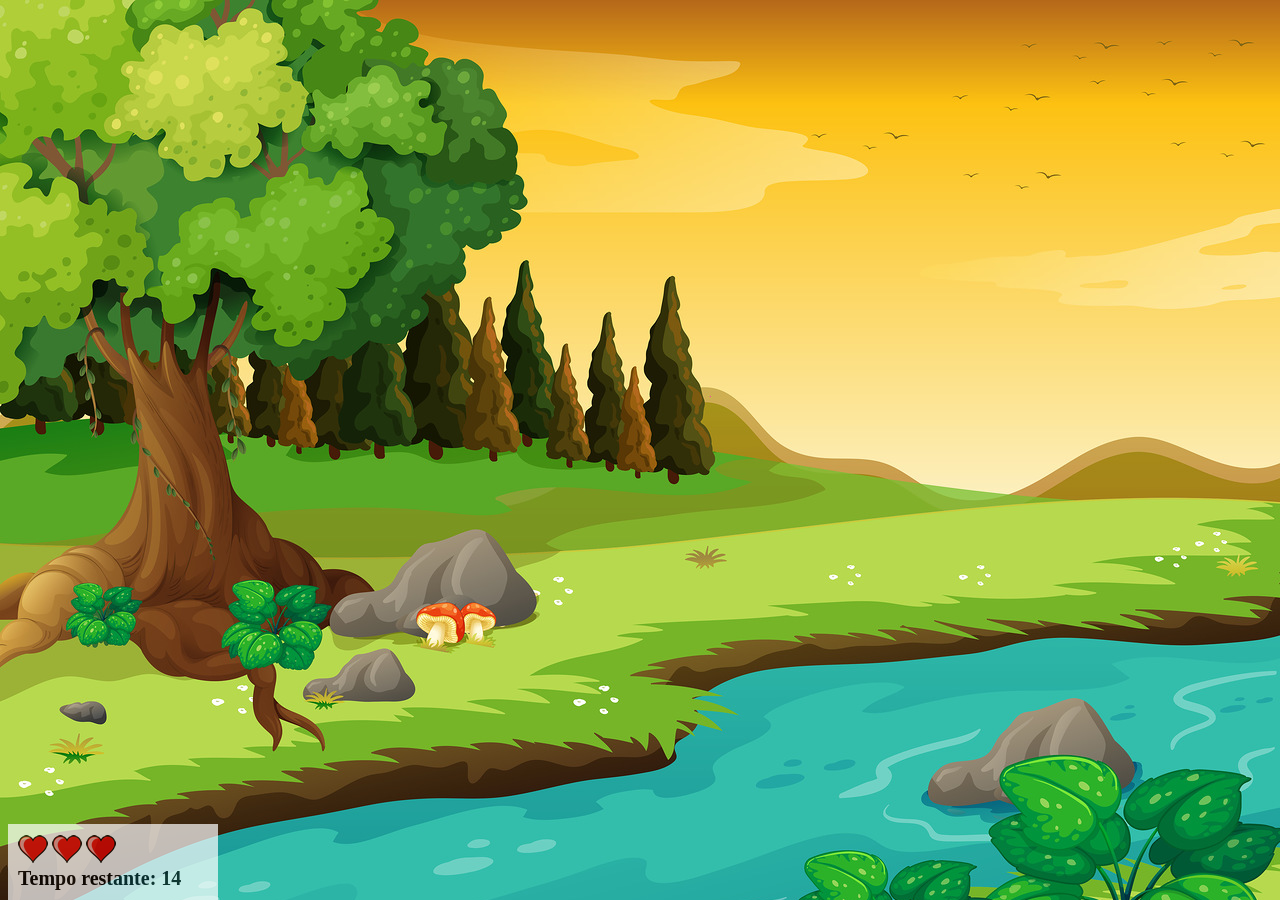
<file: app.html>
<!DOCTYPE html>
<html lang="pt-br">
<head>
    <meta charset="UTF-8">
    <meta name="viewport" content="width=device-width, initial-scale=1.0">
    <title>Mata Moscas</title>

    <link rel="stylesheet" href="style.css">    
    <script src="jogo.js"></script>

</head>

<body onresize="ajustaPalcoJogo()"> <!-- Ao dimecionar a tela, chama a função, passando os paramtros de altura e largura.-->

    <div class="painel">
        <div class="vidas">
            <img id="v1" src="imagens/coracao_cheio.png" alt="coracao_cheio">
            <img id="v2"src="imagens/coracao_cheio.png" alt="coracao_cheio">
            <img id="v3"src="imagens/coracao_cheio.png" alt="coracao_cheio">
        </div>

        <div class="cronometro">Tempo restante: <span id="cronometro"></span></div>
    </div>

    <script>
        document.getElementById('cronometro').innerHTML = tempo;

       let criaMosca = setInterval(function(){
            posicaoRandomica()
        }, criaMoscaTempo)

    </script>

</body>
</html>
</file>
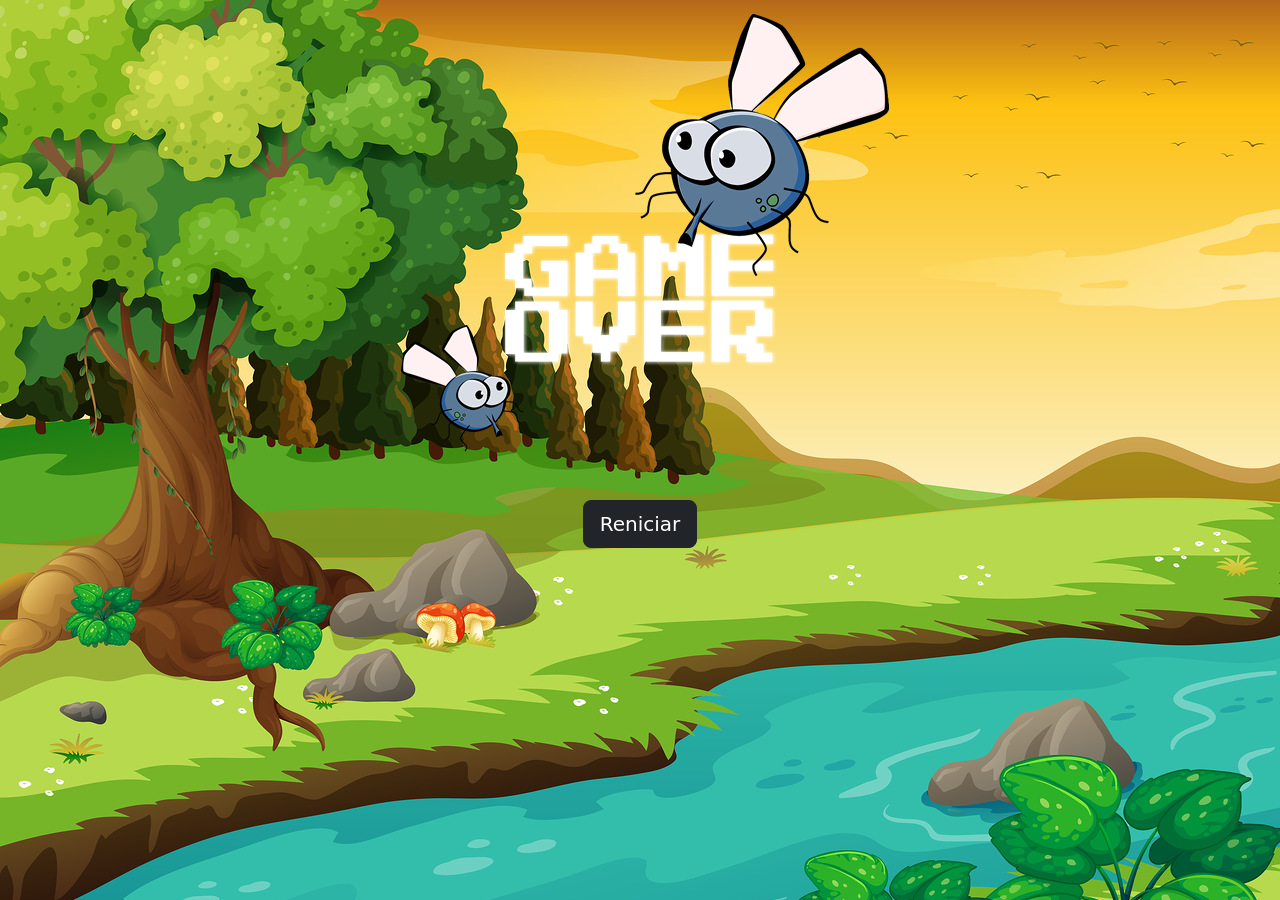
<file: fim_de_jogo.html>
<!DOCTYPE html>
<html lang="pt-br">
<head>
    <meta charset="UTF-8">
    <meta name="viewport" content="width=device-width, initial-scale=1.0">
    <title>Fim de Jogo</title>

    <link href="https://cdn.jsdelivr.net/npm/bootstrap@5.3.8/dist/css/bootstrap.min.css" rel="stylesheet" integrity="sha384-sRIl4kxILFvY47J16cr9ZwB07vP4J8+LH7qKQnuqkuIAvNWLzeN8tE5YBujZqJLB" crossorigin="anonymous"> 
    
    <link rel="stylesheet" href="style.css">

</head>
<body>

    <div class="container">
        <div class="row">
            <div class="rol">
                <div class="d-flex justify-content-center">
                    <img src="imagens/game_over.png" alt="game_over">
                </div>
            </div>
        </div>

          <div class="row">
            <div class="rol">
                <div class="d-flex justify-content-center">
                   <button type="button" class="btn btn-dark btn-lg" onclick="window.location.href  = 'pagina_inicial.html'">Reniciar</button>
                </div>
            </div>
        </div>
    </div>
    
</body>
</html>
</file>
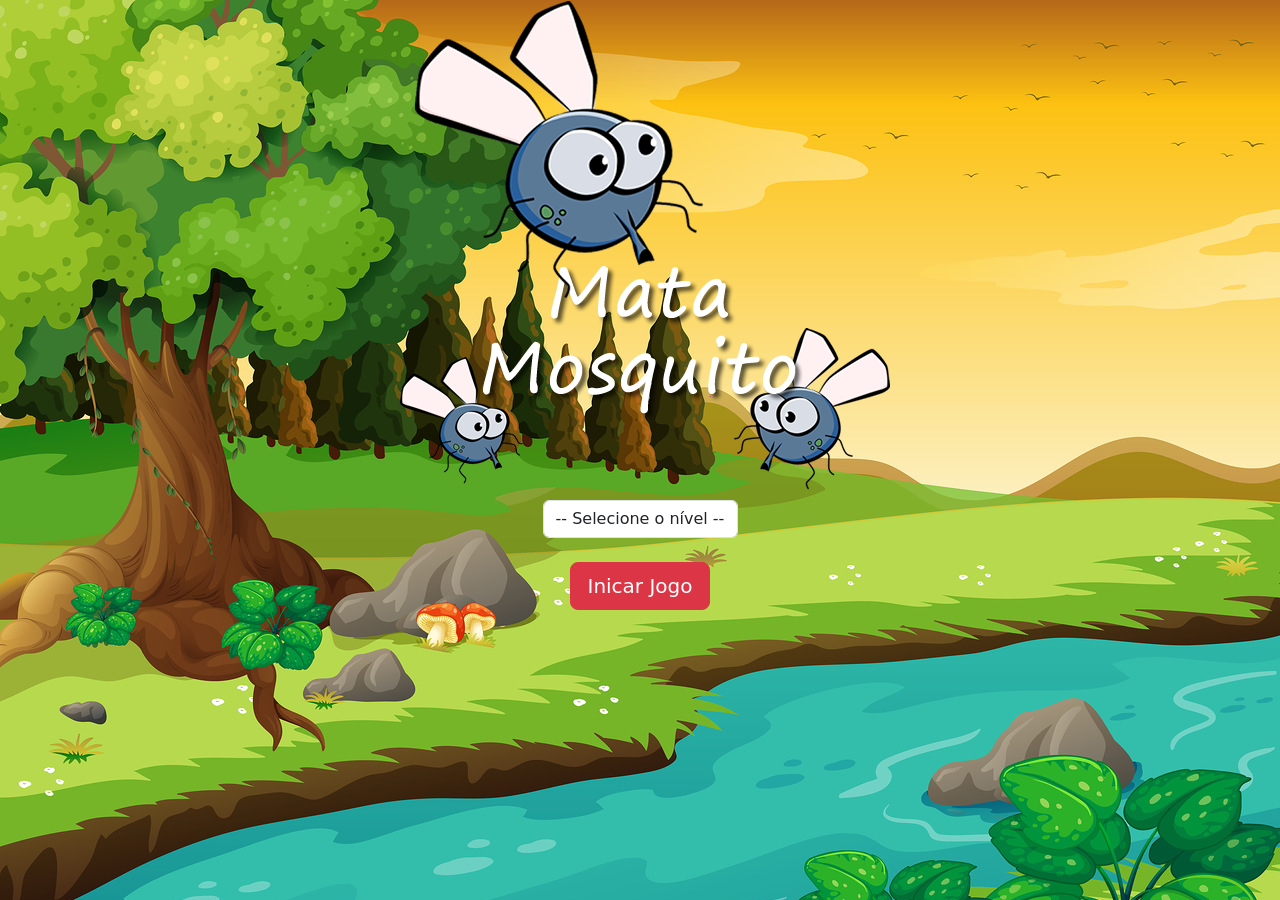
<file: pagina_inicial.html>
<!DOCTYPE html>
<html lang="pt-br">
<head>
    <meta charset="UTF-8">
    <meta name="viewport" content="width=device-width, initial-scale=1.0">
    <title>Fim de Jogo</title>

    <link href="https://cdn.jsdelivr.net/npm/bootstrap@5.3.8/dist/css/bootstrap.min.css" rel="stylesheet" integrity="sha384-sRIl4kxILFvY47J16cr9ZwB07vP4J8+LH7qKQnuqkuIAvNWLzeN8tE5YBujZqJLB" crossorigin="anonymous">
    
    <link rel="stylesheet" href="style.css">

    <script>

        function iniciarJogo(){

            let nivel = document.getElementById('nivel').value;
            
            if(nivel === ''){
                alert('selecione um nivel')
                
                return false;
            }

            window.location.href = 'app.html?' + nivel;
            
        }

    </script>

</head>
<body>

    <div class="container">
        <div class="row">
            <div class="rol">
                <div class="d-flex justify-content-center">
                    <img src="imagens/game.png" alt="game_over">
                </div>
            </div>
        </div>

        <div class="row">
            <div class="rol">
                <div class="d-flex justify-content-center">
                    <div class="mb-4">
                        <select class="form-control" id="nivel">
                            <option value="">-- Selecione o nível --</option>
                            <option value="normal">Normal</option>
                            <option value="dificil">Difícil</option>
                            <option value="master">Master Mosca</option>
                        </select>
                    </div>

                    </div>
                </div>
            </div>

          <div class="row">
            <div class="rol">
                <div class="d-flex justify-content-center">
                   <button type="button" class="btn btn-danger btn-lg" onclick="iniciarJogo()">Inicar Jogo</button>
                </div>
            </div>
        </div>
    </div>
    
</body>
</html>
</file>
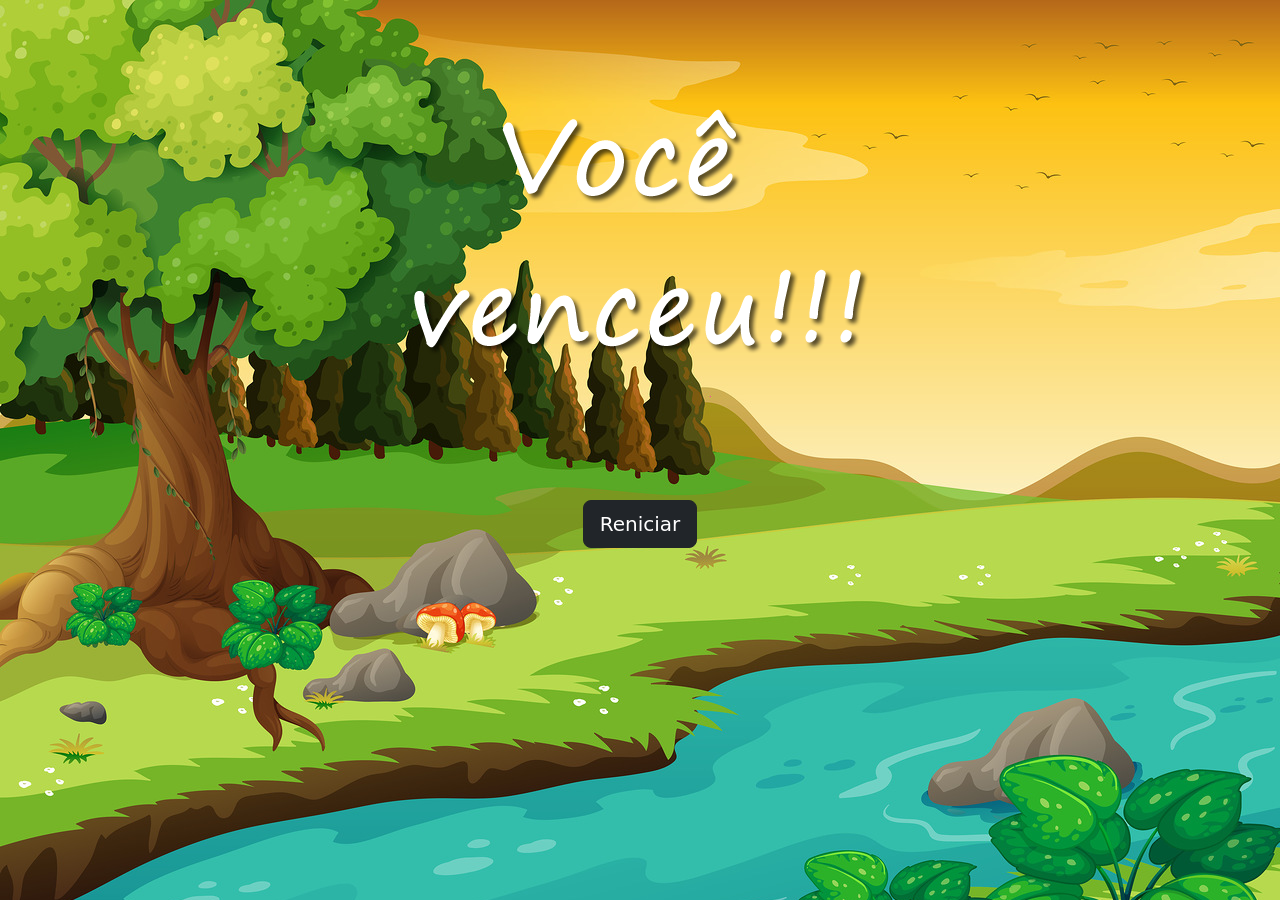
<file: vitoria.html>
<!DOCTYPE html>
<html lang="pt-br">
<head>
    <meta charset="UTF-8">
    <meta name="viewport" content="width=device-width, initial-scale=1.0">
    <title>Fim de Jogo</title>

    <link href="https://cdn.jsdelivr.net/npm/bootstrap@5.3.8/dist/css/bootstrap.min.css" rel="stylesheet" integrity="sha384-sRIl4kxILFvY47J16cr9ZwB07vP4J8+LH7qKQnuqkuIAvNWLzeN8tE5YBujZqJLB" crossorigin="anonymous">
    
    <link rel="stylesheet" href="style.css">

</head>
<body>

    <div class="container">
        <div class="row">
            <div class="rol">
                <div class="d-flex justify-content-center">
                    <img src="imagens/vitoria.png" alt="vitoria">
                </div>
            </div>
        </div>

          <div class="row">
            <div class="rol">
                <div class="d-flex justify-content-center">
                   <button type="button" class="btn btn-dark btn-lg" onclick="window.location.href  = 'pagina_inicial.html'">Reniciar</button>
                </div>
            </div>
        </div>
    </div>
    
</body>
</html>
</file>
<file: style.css>
/*Transforma o cursor em forma de imagem*/
html{
    cursor: url(imagens/mata_mosca.png) 30 30, auto;
}
/*Transforma o background da pagina*/
body{
    background-image: url(imagens/bg.jpg);
    background-repeat: no-repeat;
    background-size: 100%;
}
/*Diferença de tamanho das moscas, 3 tipos diferentes.*/
.mosca1{
    width: 50px;
    height: 50px;
}

.mosca2{
    width: 70px;
    height: 70px;
}

.mosca3{
    width: 90px;
    height: 90px;
}

/*Define o lado que a mosca aparecera olhando.*/
.ladoA{
    transform:  scaleX(1);
}

.ladoB{
     transform:  scaleX(-1);
}

/*Painel de vida e cronometro*/
.painel{
    position: absolute;
    width: 190px;
    padding: 10px;
    bottom: 0px;
    border-top: solid 1px #fff;
    background-color: #fff;
    opacity: 0.7;
}

.vidas{
    float: left;
}

.cronometro{
    font-size: 20px;
    float: left;
    font-weight: bold;
}
</file>
